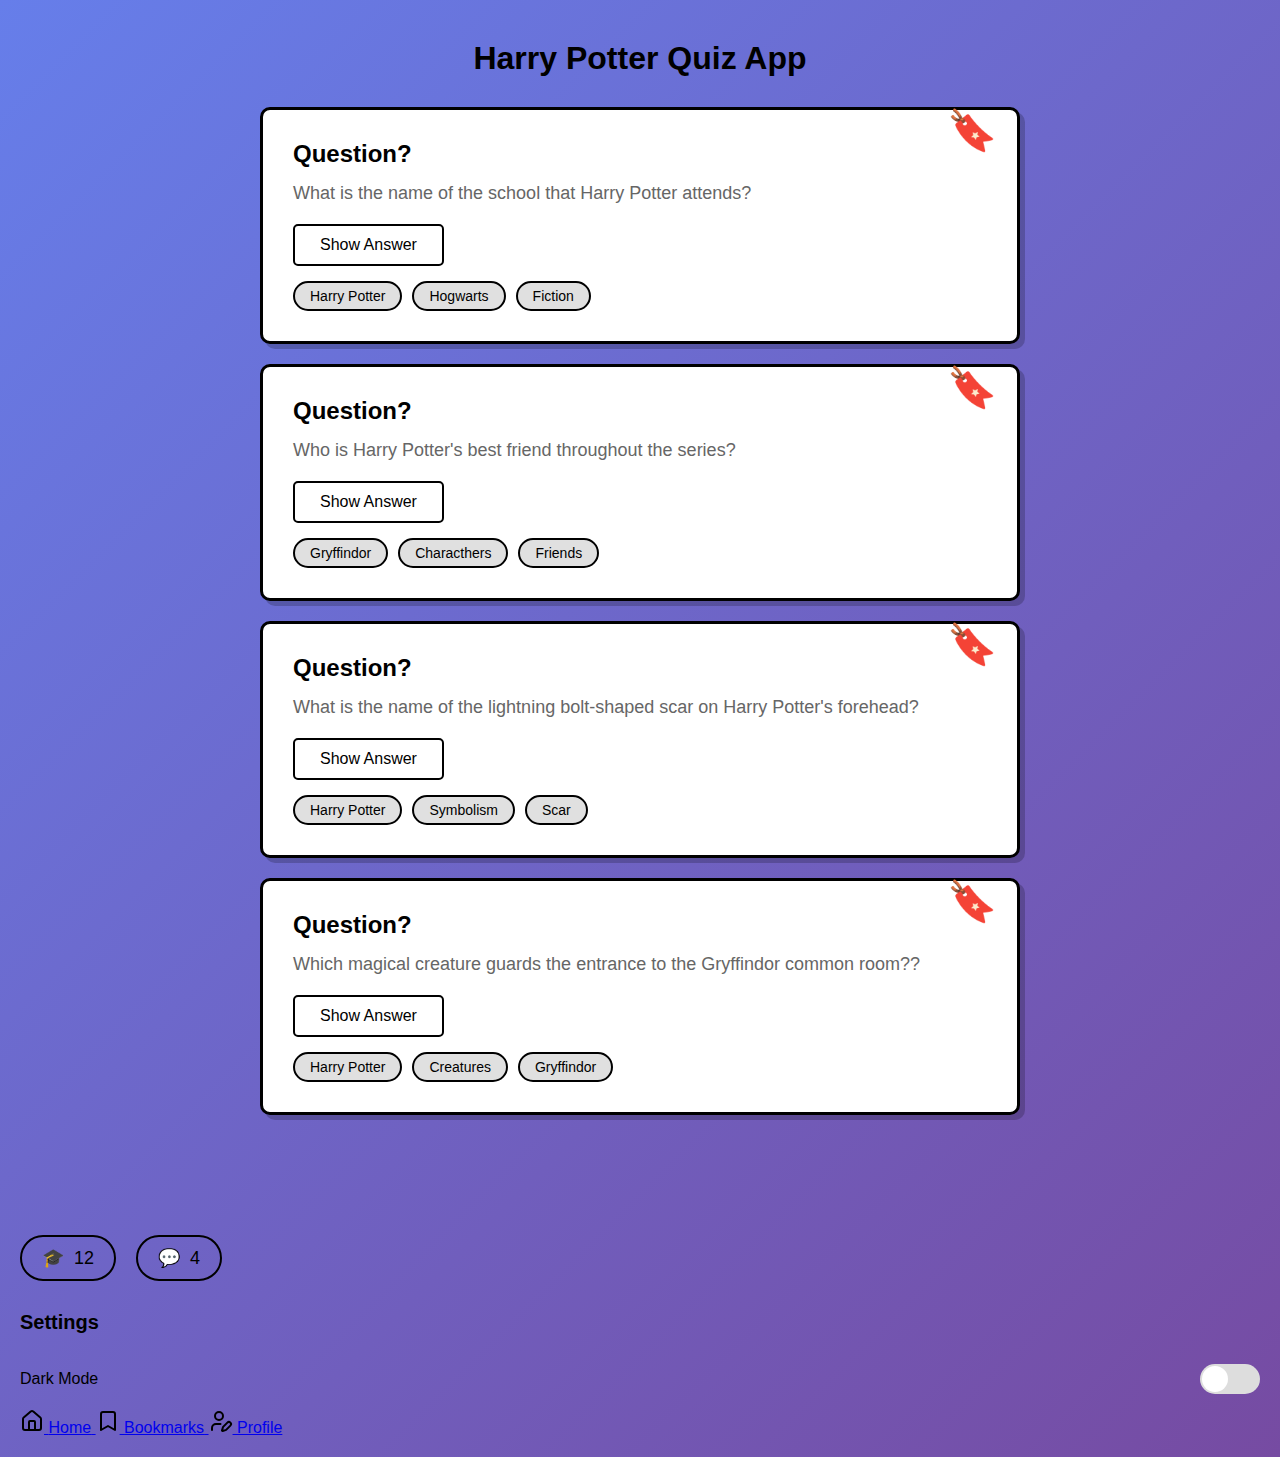
<file: index.html>
<!DOCTYPE html>
<html lang="en">

<head>
    <meta charset="UTF-8">
    <meta name="viewport" content="width=device-width, initial-scale=1.0">
       <link rel="stylesheet" href="style.css">
    <script src="style.js" defer></script>
    <title>Hidden Quiz Flow</title>
  



</head>

<body>
    <div class="container">
        <header id="pageTitle">Harry Potter Quiz App</header>

        <!-- Home Page -->
        <div id="homePage" class="page active">
            <div class="quiz-card">
                <span class="bookmark-icon" onclick="toggleBookmark(this)">🔖</span>
                <div class="question">Question?</div>
                <div class="answer">What is the name of the school that Harry Potter attends?</div>
                <button class="show-answer-btn" onclick="toggleAnswer(this)">Show Answer</button>
                <div class="answer-content">Hogwarts School of Witchcraft and Wizardry.</div>
                <div class="tags">
                    <span class="tag">Harry Potter</span>
                    <span class="tag">Hogwarts</span>
                    <span class="tag">Fiction</span>
                </div>
            </div>

            <div class="quiz-card">
                <span class="bookmark-icon active" onclick="toggleBookmark(this)">🔖</span>
                <div class="question">Question?</div>
                <div class="answer">Who is Harry Potter's best friend throughout the series?</div>
                <button class="show-answer-btn" onclick="toggleAnswer(this)">Show Answer</button>
                <div class="answer-content">Ron Weasley</div>
                <div class="tags">
                    <span class="tag">Gryffindor</span>
                    <span class="tag">Characthers</span>
                    <span class="tag">Friends</span>
                </div>
            </div>

            <div class="quiz-card">
                <span class="bookmark-icon" onclick="toggleBookmark(this)">🔖</span>
                <div class="question">Question?</div>
                <div class="answer">What is the name of the lightning bolt-shaped scar on Harry Potter's forehead?</div>
                <button class="show-answer-btn" onclick="toggleAnswer(this)">Show Answer</button>
                <div class="answer-content">The Dark Mark</div>
                <div class="tags">
                    <span class="tag">Harry Potter</span>
                    <span class="tag">Symbolism</span>
                    <span class="tag">Scar</span>
                </div>
            </div>
        </div>

        <div class="quiz-card">
            <span class="bookmark-icon" onclick="toggleBookmark(this)">🔖</span>
            <div class="question">Question?</div>
            <div class="answer">Which magical creature guards the entrance to the Gryffindor common room??</div>
            <button class="show-answer-btn" onclick="toggleAnswer(this)">Show Answer</button>
            <div class="answer-content">The Fat Lady</div>
            <div class="tags">
                <span class="tag">Harry Potter</span>
                <span class="tag">Creatures</span>
                <span class="tag">Gryffindor</span>
            </div>
        </div>
        </div>
   

        


        
                <div class="stats">
                    <div class="stat-box">
                        <span>🎓</span>
                        <span>12</span>
                    </div>
                    <div class="stat-box">
                        <span>💬</span>
                        <span>4</span>
                    </div>
                </div>

                <div class="settings">
                    <h3>Settings</h3>
                    <div class="toggle-container">
                        <span>Dark Mode</span>
                        <div class="toggle" onclick="toggleDarkMode(this)">
                            <div class="toggle-circle"></div>
                        </div>
                    </div>
                </div>
            </div>
        </div>
    </div>

     <footer class="footer-nav">
            <nav class="nav-container">


                <a href="index.html" class="nav-button" aria-label="navigates to home page">
                    <img src="house.svg" width="24" height="24" alt="Home Icon">
                    <span>Home</span>
                </a>


                <a href="bookmarks.html" class="nav-button active" aria-label="navigates to category bookmarks">
                    <img src="bookmark.svg" width="24" height="24" alt="Bookmarks Icon">
                    <span>Bookmarks</span>
                </a>


                <a href="profile.html" class="nav-button" aria-label="navigates to profile page">
                    <img src="user-pen.svg" width="24" height="24" alt="Profile Icon">
                    <span>Profile</span>
                </a>


            </nav>
        </footer>

    </body>
    </html>
</file>
<file: style.css>
* {
       margin: 0;
       padding: 0;
       box-sizing: border-box;

       body {
           font-family: 'Segoe UI', Tahoma, Geneva, Verdana, sans-serif;
           background: linear-gradient(135deg, #667eea 0%, #764ba2 100%);
           min-height: 100vh;
           padding: 20px;

       }

       body.dark-mode {
           background: #1a1a1a;
           color: #fff;
       }

       .container {
           max-width: 800px;
           margin: 0 auto;
           padding: 20px;
           padding-bottom: 80px;
       }

       header {
           text-align: center;
           margin-bottom: 30px;
           font-size: 32px;
           font-weight: bold;
       }

       .quiz-card {
           background: white;
           border: 3px solid #000;
           border-radius: 10px;
           padding: 30px;
           margin-bottom: 20px;
           position: relative;
           box-shadow: 5px 5px 0 rgba(0, 0, 0, 0.2);
       }

       body.dark-mode .quiz-card {
           background: #2a2a2a;
           border-color: #444;
       }

       .bookmark-icon {
           position: absolute;
           top: -3px;
           right: 20px;
           font-size: 40px;
           cursor: pointer;
           user-select: none;
       }

       .bookmark-icon.active {
           color: #000;
       }

       .bookmark-icon:not(.active) {
           color: #ddd;
       }

       body.dark-mode .bookmark-icon:not(.active) {
           color: #444;
       }

       .question {
           font-size: 24px;
           font-weight: bold;
           margin-bottom: 15px;
       }

       .answer {
           font-size: 18px;
           color: #666;
           margin-bottom: 20px;
       }

       body.dark-mode .answer {
           color: #aaa;
       }

       .answer-content {
           display: none;
           margin-top: 10px;
           padding: 15px;
           background: #f9f9f9;
           border-radius: 5px;
           border: 2px solid #000;
       }

       body.dark-mode .answer-content {
           background: #333;
           border-color: #555;
       }

       .show-answer-btn {
           background: white;
           border: 2px solid #000;
           padding: 10px 25px;
           font-size: 16px;
           cursor: pointer;
           border-radius: 5px;
           font-family: inherit;
           transition: background 0.2s;
       }

       .show-answer-btn:hover {
           background: #f0f0f0;
       }

       body.dark-mode .show-answer-btn {
           background: #444;
           color: #fff;
           border-color: #666;
       }

       .tags {
           display: flex;
           gap: 10px;
           margin-top: 15px;
       }

       .tag {
           background: #e0e0e0;
           border: 2px solid #000;
           padding: 5px 15px;
           border-radius: 20px;
           font-size: 14px;
       }

       body.dark-mode .tag {
           background: #444;
           border-color: #666;
       }

       .profile-section {
           background: white;
           border: 3px solid #000;
           border-radius: 10px;
           padding: 30px;
           box-shadow: 5px 5px 0 rgba(0, 0, 0, 0.2);
       }

       body.dark-mode .profile-section {
           background: #2a2a2a;
           border-color: #444;
       }

       .profile-header {
           display: flex;
           align-items: center;
           gap: 20px;
           margin-bottom: 30px;
       }

       .profile-pic {
           width: 80px;
           height: 80px;
           border-radius: 50%;
           border: 3px solid #000;
           display: flex;
           align-items: center;
           justify-content: center;
           font-size: 40px;
           background: #f0f0f0;
       }

       body.dark-mode .profile-pic {
           background: #444;
           border-color: #666;
       }

       .profile-name {
           font-size: 28px;
           font-weight: bold;
       }

       .about-section h3 {
           margin-bottom: 15px;
           font-size: 20px;
       }

       .about-text {
           width: 100%;
           height: 80px;
           border: 2px solid #000;
           border-radius: 5px;
           padding: 10px;
           font-family: inherit;
           resize: none;
       }

       body.dark-mode .about-text {
           background: #333;
           color: #fff;
           border-color: #666;
       }

       .stats {
           display: flex;
           gap: 20px;
           margin: 20px 0;
       }

       .stat-box {
           border: 2px solid #000;
           border-radius: 25px;
           padding: 10px 20px;
           display: flex;
           align-items: center;
           gap: 10px;
           font-size: 18px;
       }

       body.dark-mode .stat-box {
           border-color: #666;
       }

       .settings h3 {
           margin: 30px 0 15px 0;
           font-size: 20px;
       }

       .toggle-container {
           display: flex;
           justify-content: space-between;
           align-items: center;
           padding: 15px 0;
       }

       .toggle {
           width: 60px;
           height: 30px;
           background: #ddd;
           border-radius: 15px;
           position: relative;
           cursor: pointer;
           transition: background 0.3s;
       }

       .toggle.active {
           background: #000;
       }

       body.dark-mode .toggle {
           background: #444;
       }

       body.dark-mode .toggle.active {
           background: #666;
       }

       .toggle-circle {
           width: 26px;
           height: 26px;
           background: white;
           border-radius: 50%;
           position: absolute;
           top: 2px;
           left: 2px;
           transition: left 0.3s;
       }

       .toggle.active .toggle-circle {
           left: 32px;
       }

       .bottom-nav {
           position: fixed;
           bottom: 0;
           left: 0;
           right: 0;
           background: white;
           border-top: 3px solid #000;
           display: flex;
           justify-content: space-around;
           padding: 15px 0;
           box-shadow: 0 -5px 10px rgba(0, 0, 0, 0.1);
       }

       body.dark-mode .bottom-nav {
           background: #2a2a2a;
           border-color: #444;
       }

       .nav-btn {
           background: none;
           border: none;
           font-size: 32px;
           cursor: pointer;
           padding: 5px 20px;
           transition: transform 0.2s;
       }

       .nav-btn:hover {
           transform: scale(1.1);
       }

       .nav-btn.active {
           background: #000;
           color: white;
           border-radius: 10px;
       }

       body.dark-mode .nav-btn.active {
           background: #444;
       }

       .page {
           display: none;
       }

       .page.active {
           display: block;
       }
</file>
